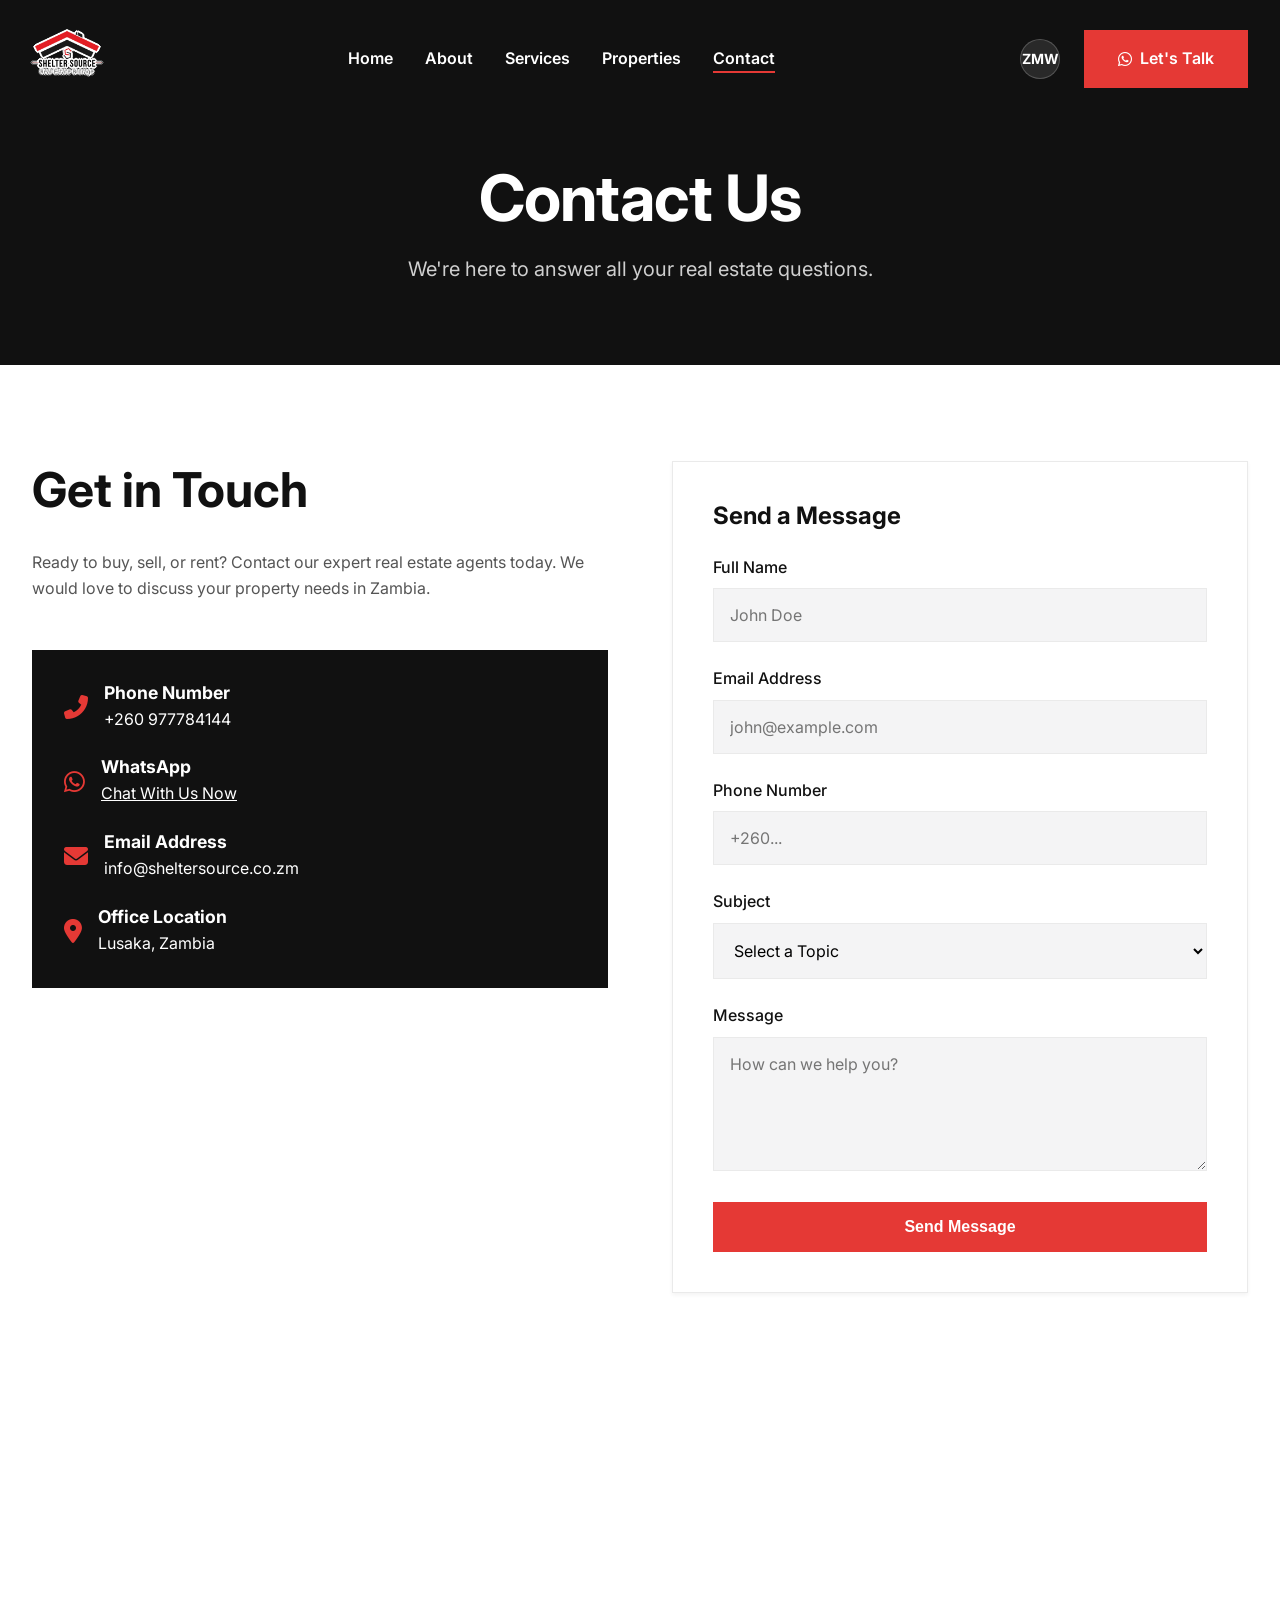
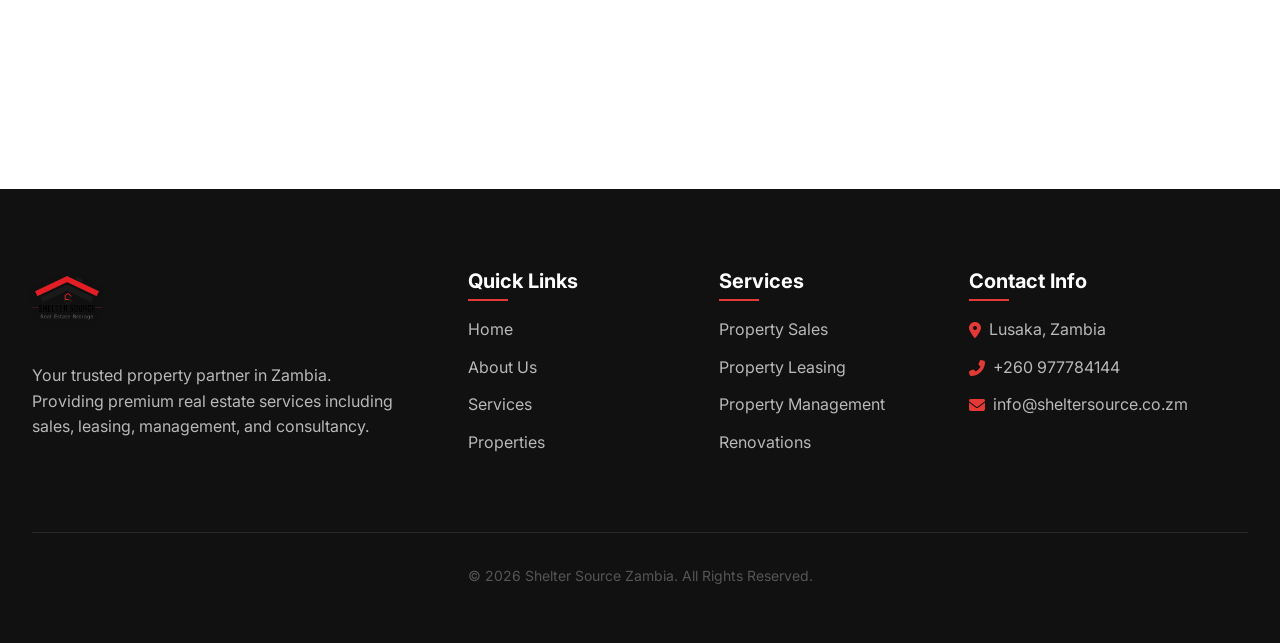
<file: contact.html>
<!DOCTYPE html>
<html lang="en">
<head>
    <meta charset="UTF-8">
    <meta name="viewport" content="width=device-width, initial-scale=1.0">
    <title>Contact Us | Shelter Source Zambia</title>
    <meta name="description" content="Get in touch with Shelter Source Zambia for premium real estate services in Lusaka. Call us or visit our office.">
    
    <!-- Fonts -->
    <link rel="preconnect" href="https://fonts.googleapis.com">
    <link rel="preconnect" href="https://fonts.gstatic.com" crossorigin>
    <link href="https://fonts.googleapis.com/css2?family=Inter:wght@400;500;600;700;800&display=swap" rel="stylesheet">
    
    <!-- Icons -->
    <link rel="stylesheet" href="https://cdnjs.cloudflare.com/ajax/libs/font-awesome/6.4.0/css/all.min.css">
    
    <!-- CSS -->
    <link rel="stylesheet" href="css/style.css">
</head>
<body>
    <!-- Preloader -->
    <div class="preloader">
        <div class="preloader-content">
            <img src="Assets/logo.png" alt="Shelter Source Logo" class="preloader-logo">
            <div class="preloader-bar"></div>
        </div>
    </div>

    <!-- Scroll Indicator -->
    <div class="scroll-indicator-container">
        <div class="scroll-indicator-bar" id="scrollBar"></div>
    </div>

    <!-- Navbar -->
    <nav class="navbar">
        <div class="container">
            <a href="index.html" class="logo">
                <img src="Assets/logo.png" alt="Shelter Source Zambia Logo">
            </a>
            
            <ul class="nav-links">
                <li><a href="index.html" class="nav-link">Home</a></li>
                <li><a href="about.html" class="nav-link">About</a></li>
                <li><a href="services.html" class="nav-link">Services</a></li>
                <li><a href="properties.html" class="nav-link">Properties</a></li>
                <li><a href="contact.html" class="nav-link active">Contact</a></li>
            </ul>
            
            <div class="nav-actions">
                <div class="currency-toggle" id="currency-toggle" title="Switch Currency">
                    <span>ZMW</span>
                </div>
                <a href="https://wa.me/260977784144" class="btn btn-primary" target="_blank">
                    <i class="fab fa-whatsapp" style="margin-right: 0.5rem;"></i> Let's Talk
                </a>
            </div>
            
            <button class="mobile-menu-btn">
                <i class="fas fa-bars"></i>
            </button>
        </div>
    </nav>

    <!-- Page Header -->
    <header class="page-header">
        <div class="container">
            <h1>Contact Us</h1>
            <p>We're here to answer all your real estate questions.</p>
        </div>
    </header>

    <!-- Contact Section -->
    <section class="section">
        <div class="container">
            <div class="contact-grid">
                <!-- Contact Info -->
                <div>
                    <h2 style="margin-bottom: 2rem;">Get in Touch</h2>
                    <p style="margin-bottom: 3rem;">Ready to buy, sell, or rent? Contact our expert real estate agents today. We would love to discuss your property needs in Zambia.</p>
                    
                    <div class="contact-info-card">
                        <div class="contact-info-item">
                            <i class="fas fa-phone-alt"></i>
                            <div>
                                <h3 style="font-size: 1.1rem; margin-bottom: 0.25rem;">Phone Number</h3>
                                <p style="margin: 0;">+260 977784144</p>
                            </div>
                        </div>
                        <div class="contact-info-item">
                            <i class="fab fa-whatsapp"></i>
                            <div>
                                <h3 style="font-size: 1.1rem; margin-bottom: 0.25rem;">WhatsApp</h3>
                                <p style="margin: 0;"><a href="https://wa.me/260977784144" target="_blank" style="color: white; text-decoration: underline;">Chat With Us Now</a></p>
                            </div>
                        </div>
                        <div class="contact-info-item">
                            <i class="fas fa-envelope"></i>
                            <div>
                                <h3 style="font-size: 1.1rem; margin-bottom: 0.25rem;">Email Address</h3>
                                <p style="margin: 0;">info@sheltersource.co.zm</p>
                            </div>
                        </div>
                        <div class="contact-info-item" style="margin-bottom: 0;">
                            <i class="fas fa-map-marker-alt"></i>
                            <div>
                                <h3 style="font-size: 1.1rem; margin-bottom: 0.25rem;">Office Location</h3>
                                <p style="margin: 0;">Lusaka, Zambia</p>
                            </div>
                        </div>
                    </div>
                </div>

                <!-- Contact Form -->
                <div style="background-color: white; padding: 2.5rem; border: 1px solid var(--border-color); box-shadow: var(--shadow-sm);">
                    <h3 style="margin-bottom: 1.5rem; color: var(--secondary);">Send a Message</h3>
                    <form onsubmit="event.preventDefault(); alert('Thank you for reaching out to Shelter Source Zambia. We will get back to you shortly.'); this.reset();">
                        <div class="form-group">
                            <label for="name" style="display: block; margin-bottom: 0.5rem; font-weight: 500;">Full Name</label>
                            <input type="text" id="name" class="form-control" placeholder="John Doe" required>
                        </div>
                        <div class="form-group">
                            <label for="email" style="display: block; margin-bottom: 0.5rem; font-weight: 500;">Email Address</label>
                            <input type="email" id="email" class="form-control" placeholder="john@example.com" required>
                        </div>
                        <div class="form-group">
                            <label for="phone" style="display: block; margin-bottom: 0.5rem; font-weight: 500;">Phone Number</label>
                            <input type="tel" id="phone" class="form-control" placeholder="+260..." required>
                        </div>
                        <div class="form-group">
                            <label for="subject" style="display: block; margin-bottom: 0.5rem; font-weight: 500;">Subject</label>
                            <select id="subject" class="form-control" required>
                                <option value="">Select a Topic</option>
                                <option value="buy">I want to buy a property</option>
                                <option value="sell">I want to sell a property</option>
                                <option value="rent">I am looking to rent</option>
                                <option value="manage">Property Management Enquiry</option>
                                <option value="other">Other</option>
                            </select>
                        </div>
                        <div class="form-group">
                            <label for="message" style="display: block; margin-bottom: 0.5rem; font-weight: 500;">Message</label>
                            <textarea id="message" class="form-control" rows="5" placeholder="How can we help you?" required></textarea>
                        </div>
                        <button type="submit" class="btn btn-primary" style="width: 100%;">Send Message</button>
                    </form>
                </div>
            </div>
        </div>
    </section>

    <!-- Map Section -->
    <section>
        <div class="map-container">
            <iframe 
                src="https://www.google.com/maps/embed?pb=!1m18!1m12!1m3!1d123114.77914441416!2d28.212711091217036!3d-15.41624838634563!2m3!1f0!2f0!3f0!3m2!1i1024!2i768!4f13.1!3m3!1m2!1s0x1940f375001362e5%3A0xcfdff6e7bf7b7074!2sLusaka%2C%20Zambia!5e0!3m2!1sen!2sus!4v1689255018698!5m2!1sen!2sus" 
                allowfullscreen="" 
                loading="lazy" 
                referrerpolicy="no-referrer-when-downgrade">
            </iframe>
        </div>
    </section>

    <!-- Footer -->
    <footer>
        <div class="container">
            <div class="footer-top">
                <div class="footer-col">
                    <a href="index.html" class="logo" style="margin-bottom: 1.5rem; color: white;">
                        <img src="Assets/logo.png" alt="Shelter Source Zambia Logo">
                    </a>
                    <p>Your trusted property partner in Zambia. Providing premium real estate services including sales, leasing, management, and consultancy.</p>
                </div>
                
                <div class="footer-col">
                    <h4>Quick Links</h4>
                    <ul class="footer-links">
                        <li><a href="index.html">Home</a></li>
                        <li><a href="about.html">About Us</a></li>
                        <li><a href="services.html">Services</a></li>
                        <li><a href="properties.html">Properties</a></li>
                    </ul>
                </div>
                
                <div class="footer-col">
                    <h4>Services</h4>
                    <ul class="footer-links">
                        <li><a href="services.html">Property Sales</a></li>
                        <li><a href="services.html">Property Leasing</a></li>
                        <li><a href="services.html">Property Management</a></li>
                        <li><a href="services.html">Renovations</a></li>
                    </ul>
                </div>
                
                <div class="footer-col">
                    <h4>Contact Info</h4>
                    <ul class="footer-links">
                        <li style="display: flex; gap: 0.5rem; color: rgba(255,255,255,0.7);"><i class="fas fa-map-marker-alt" style="margin-top: 5px; color: var(--primary);"></i> Lusaka, Zambia</li>
                        <li style="display: flex; gap: 0.5rem; color: rgba(255,255,255,0.7);"><i class="fas fa-phone-alt" style="margin-top: 5px; color: var(--primary);"></i> +260 977784144</li>
                        <li style="display: flex; gap: 0.5rem; color: rgba(255,255,255,0.7);"><i class="fas fa-envelope" style="margin-top: 5px; color: var(--primary);"></i> info@sheltersource.co.zm</li>
                    </ul>
                </div>
            </div>
            
            <div class="footer-bottom">
                <p>&copy; 2026 Shelter Source Zambia. All Rights Reserved.</p>
            </div>
        </div>
    </footer>

    <!-- Concierge Chat -->
    <div class="concierge-chat" id="conciergeChat">
        <div class="chat-header">
            <div class="chat-avatar">
                <img src="Assets/logo.png" alt="Concierge">
            </div>
            <div class="chat-info">
                <h4>Shelter Concierge</h4>
                <span>Online</span>
            </div>
            <button class="chat-close" id="closeChat"><i class="fas fa-times"></i></button>
        </div>
        <div class="chat-body">
            <div class="chat-message">
                Hello! Welcome to Shelter Source Zambia. How can we help you today?
            </div>
            <div class="chat-options">
                <button class="chat-opt" data-msg="I want to buy a property">🏠 I want to Buy</button>
                <button class="chat-opt" data-msg="I am looking for a lease">🔑 Looking to Lease</button>
                <button class="chat-opt" data-msg="I need property management">📈 Management</button>
                <button class="chat-opt" data-msg="I want to talk to an agent">📞 Talk to Agent</button>
            </div>
        </div>
    </div>

    <!-- Mobile Quick Actions -->
    <div class="mobile-actions">
        <a href="tel:+260977784144" class="m-action"><i class="fas fa-phone"></i><span>Call</span></a>
        <a href="https://wa.me/260977784144" class="m-action m-whatsapp"><i class="fab fa-whatsapp"></i><span>WhatsApp</span></a>
        <a href="mailto:info@sheltersource.co.zm" class="m-action"><i class="fas fa-envelope"></i><span>Email</span></a>
    </div>

    <!-- Scripts -->
    <script src="js/main.js"></script>
</body>
</html>
</file>
<file: css/style.css>
:root {
  --primary: #E53935;
  --primary-hover: #C62828;
  --secondary: #111111;
  --bg-color: #FFFFFF;
  --text-dark: #111111;
  --text-muted: #555555;
  --light-gray: #F4F4F5;
  --border-color: #EAEAEA;
  --shadow-sm: 0 2px 4px rgba(0,0,0,0.05);
  --shadow-md: 0 10px 25px rgba(0,0,0,0.08);
  --shadow-lg: 0 20px 40px rgba(0,0,0,0.12);
  --transition: all 0.3s cubic-bezier(0.25, 0.8, 0.25, 1);
  --font-main: 'Inter', sans-serif;
}

* {
  margin: 0;
  padding: 0;
  box-sizing: border-box;
}

html {
  scroll-behavior: smooth;
}

body {
  font-family: var(--font-main);
  background-color: var(--bg-color);
  color: var(--text-dark);
  line-height: 1.6;
  overflow-x: hidden;
}

a {
  text-decoration: none;
  color: inherit;
  transition: var(--transition);
}

ul {
  list-style: none;
}

img {
  max-width: 100%;
  height: auto;
  display: block;
}

/* Typography */
h1, h2, h3, h4, h5, h6 {
  font-weight: 700;
  line-height: 1.2;
  color: var(--secondary);
}

h1 {
  font-size: clamp(2.5rem, 5vw, 4rem);
  letter-spacing: -1px;
}

h2 {
  font-size: clamp(2rem, 4vw, 3rem);
  margin-bottom: 1rem;
}

h3 {
  font-size: 1.5rem;
}

p {
  color: var(--text-muted);
  margin-bottom: 1.5rem;
}

.section-title {
  text-align: center;
  margin-bottom: 4rem;
}

.section-title h2 {
  display: inline-block;
  position: relative;
}

.section-title h2::after {
  content: '';
  position: absolute;
  width: 50%;
  height: 4px;
  background-color: var(--primary);
  bottom: -10px;
  left: 50%;
  transform: translateX(-50%);
  border-radius: 2px;
}

/* Layout Utilities */
.container {
  width: 100%;
  max-width: 1280px;
  margin: 0 auto;
  padding: 0 2rem;
}

.section {
  padding: 6rem 0;
}

.bg-light {
  background-color: var(--light-gray);
}

/* Buttons */
.btn {
  display: inline-flex;
  align-items: center;
  justify-content: center;
  padding: 0.875rem 2rem;
  font-weight: 600;
  border-radius: 0; /* Geometric */
  cursor: pointer;
  transition: var(--transition);
  border: 2px solid transparent;
  font-size: 1rem;
}

.btn-primary {
  background-color: var(--primary);
  color: white;
}

.btn-primary:hover {
  background-color: var(--primary-hover);
  color: white;
  transform: translateY(-2px);
  box-shadow: var(--shadow-md);
}

.btn-secondary {
  background-color: var(--secondary);
  color: white;
}

.btn-secondary:hover {
  background-color: #000;
  color: white;
  transform: translateY(-2px);
  box-shadow: var(--shadow-md);
}

.btn-outline {
  background-color: transparent;
  border-color: var(--secondary);
  color: var(--secondary);
}

.btn-outline:hover {
  background-color: var(--secondary);
  color: white;
}

/* Navbar */
.navbar {
  position: fixed;
  top: 0;
  left: 0;
  width: 100%;
  padding: 1.5rem 0;
  background-color: transparent;
  z-index: 1000;
  transition: var(--transition);
}

.navbar.scrolled {
  background-color: var(--bg-color);
  padding: 1rem 0;
  box-shadow: var(--shadow-sm);
}

.navbar .container {
  display: flex;
  align-items: center;
  justify-content: space-between;
}

.logo {
  display: flex;
  align-items: center;
  height: 70px; /* Increased from 50px */
}

.logo img {
  height: 100%;
  width: auto;
  object-fit: contain;
  filter: drop-shadow(0 2px 4px rgba(0,0,0,0.1));
}

.nav-links {
  display: flex;
  align-items: center;
  gap: 2rem;
}

.nav-link {
  font-weight: 600;
  color: white;
  position: relative;
}

.nav-link::after {
  content: '';
  position: absolute;
  width: 0;
  height: 2px;
  background-color: var(--primary);
  bottom: -5px;
  left: 0;
  transition: var(--transition);
}

.nav-link:hover::after,
.nav-link.active::after {
  width: 100%;
}

.navbar.scrolled .nav-link {
  color: var(--text-dark);
}

.navbar.scrolled .logo img {
  filter: drop-shadow(0 2px 4px rgba(0,0,0,0.1));
}

.navbar:not(.scrolled) .logo img {
  filter: drop-shadow(1px 1px 0 #fff) 
          drop-shadow(-1px -1px 0 #fff) 
          drop-shadow(1px -1px 0 #fff) 
          drop-shadow(-1px 1px 0 #fff); /* Creates a fine white outline for visibility */
}

.navbar.scrolled .mobile-menu-btn {
  color: var(--secondary);
}

.nav-actions {
  display: flex;
  align-items: center;
  gap: 1.5rem;
}

.currency-toggle {
  width: 40px;
  height: 40px;
  display: flex;
  align-items: center;
  justify-content: center;
  border-radius: 50%;
  background-color: var(--light-gray);
  color: var(--text-dark);
  cursor: pointer;
  transition: var(--transition);
  border: 1px solid var(--border-color);
  font-weight: 700;
  font-size: 0.875rem;
}

.currency-toggle:hover {
  background-color: var(--primary);
  color: white;
  border-color: var(--primary);
}

.navbar:not(.scrolled) .currency-toggle {
  background-color: rgba(255,255,255,0.1);
  color: white;
  border-color: rgba(255,255,255,0.2);
}

.navbar:not(.scrolled) .currency-toggle:hover {
  background-color: var(--primary);
}

.mobile-menu-btn {
  display: none;
  font-size: 1.5rem;
  background: none;
  border: none;
  cursor: pointer;
  color: white;
}

/* Hero Section */
.hero {
  height: 100vh;
  min-height: 600px;
  position: relative;
  display: flex;
  align-items: center;
  padding-top: 80px;
}

.hero-bg {
  position: absolute;
  top: 0;
  left: 0;
  width: 100%;
  height: 100%;
  object-fit: cover;
  z-index: -2;
}

.hero-overlay {
  position: absolute;
  top: 0;
  left: 0;
  width: 100%;
  height: 100%;
  background: linear-gradient(to right, rgba(17, 17, 17, 0.9) 0%, rgba(17, 17, 17, 0.4) 100%);
  z-index: -1;
}

.hero-content {
  max-width: 650px;
  color: white;
}

.hero-content h1 {
  color: white;
  margin-bottom: 1.5rem;
  animation: fadeUp 1s ease forwards;
  opacity: 0;
  transform: translateY(30px);
}

.hero-content p {
  color: rgba(255, 255, 255, 0.9);
  font-size: 1.25rem;
  margin-bottom: 2.5rem;
  animation: fadeUp 1s ease 0.2s forwards;
  opacity: 0;
  transform: translateY(30px);
}

.hero-btns {
  display: flex;
  gap: 1rem;
  animation: fadeUp 1s ease 0.4s forwards;
  opacity: 0;
  transform: translateY(30px);
}

.hero .btn-outline {
  border-color: white;
  color: white;
}

.hero .btn-outline:hover {
  background-color: white;
  color: var(--secondary);
}

/* Cards & Grids */
.grid-3 {
  display: grid;
  grid-template-columns: repeat(auto-fit, minmax(300px, 1fr));
  gap: 2rem;
}

.grid-4 {
  display: grid;
  grid-template-columns: repeat(auto-fit, minmax(250px, 1fr));
  gap: 2rem;
}

/* Property Card */
.property-card {
  background: var(--bg-color);
  box-shadow: var(--shadow-sm);
  transition: var(--transition);
  position: relative;
  overflow: hidden;
  border: 1px solid var(--border-color);
}

.property-card:hover {
  transform: translateY(-10px);
  box-shadow: var(--shadow-lg);
}

.property-img-wrapper {
  position: relative;
  overflow: hidden;
  aspect-ratio: 4/3;
}

.property-img-wrapper img {
  width: 100%;
  height: 100%;
  object-fit: cover;
  transition: transform 0.5s ease;
}

.property-card:hover .property-img-wrapper img {
  transform: scale(1.1);
}

.property-badge {
  position: absolute;
  top: 1rem;
  left: 1rem;
  background-color: var(--primary);
  color: white;
  padding: 0.25rem 1rem;
  font-weight: 600;
  font-size: 0.875rem;
  z-index: 2;
}

.wishlist-btn {
  position: absolute;
  top: 1rem;
  right: 1rem;
  width: 35px;
  height: 35px;
  background-color: white;
  border-radius: 50%;
  display: flex;
  align-items: center;
  justify-content: center;
  color: var(--text-muted);
  cursor: pointer;
  transition: var(--transition);
  z-index: 2;
  box-shadow: var(--shadow-sm);
  border: none;
}

.wishlist-btn:hover {
  color: var(--primary);
  transform: scale(1.1);
}

.wishlist-btn.active {
  background-color: var(--primary);
  color: white;
}

.property-price {
  position: absolute;
  bottom: 0;
  right: 0;
  background-color: var(--secondary);
  color: white;
  padding: 0.5rem 1.5rem;
  font-weight: 700;
  font-size: 1.25rem;
  z-index: 2;
}

.property-content {
  padding: 1.5rem;
}

.property-location {
  display: flex;
  align-items: center;
  gap: 0.5rem;
  color: var(--text-muted);
  font-size: 0.875rem;
  margin-bottom: 0.5rem;
}

.property-title {
  font-size: 1.25rem;
  margin-bottom: 1rem;
}

.property-features {
  display: flex;
  justify-content: space-between;
  border-top: 1px solid var(--border-color);
  padding-top: 1rem;
  margin-top: 1rem;
}

.feature {
  display: flex;
  align-items: center;
  gap: 0.5rem;
  color: var(--text-muted);
  font-size: 0.875rem;
}

/* Service Card */
.service-card {
  padding: 3rem 2rem;
  background: var(--bg-color);
  border: 1px solid var(--border-color);
  transition: var(--transition);
  text-align: center;
  position: relative;
  z-index: 1;
}

.service-card::after {
  content: '';
  position: absolute;
  bottom: 0;
  left: 0;
  width: 100%;
  height: 0;
  background-color: var(--primary);
  transition: var(--transition);
  z-index: -1;
}

.service-icon {
  font-size: 3rem;
  color: var(--primary);
  margin-bottom: 1.5rem;
  transition: var(--transition);
}

.service-card h3 {
  margin-bottom: 1rem;
  transition: var(--transition);
}

.service-card p {
  margin-bottom: 0;
  transition: var(--transition);
}

.service-card:hover {
  transform: translateY(-10px);
  box-shadow: var(--shadow-lg);
  border-color: var(--primary);
}

.service-card:hover::after {
  height: 100%;
}

.service-card:hover .service-icon,
.service-card:hover h3,
.service-card:hover p {
  color: white;
}

/* Page Header */
.page-header {
  padding: 10rem 0 5rem;
  background-color: var(--secondary);
  color: white;
  text-align: center;
  position: relative;
}

.page-header h1 {
  color: white;
  margin-bottom: 1rem;
}

.page-header p {
  color: rgba(255, 255, 255, 0.8);
  font-size: 1.25rem;
  max-width: 600px;
  margin: 0 auto;
}

/* About Block */
.about-grid {
  display: grid;
  grid-template-columns: 1fr 1fr;
  gap: 4rem;
  align-items: center;
}

.about-image {
  position: relative;
}

.about-image img {
  position: relative;
  z-index: 2;
  box-shadow: var(--shadow-lg);
}

.about-image::before {
  content: '';
  position: absolute;
  top: -2rem;
  left: -2rem;
  width: 100%;
  height: 100%;
  background-color: var(--primary);
  z-index: 1;
}

.about-features {
  display: grid;
  grid-template-columns: 1fr 1fr;
  gap: 1.5rem;
  margin-top: 2rem;
}

.about-feature {
  display: flex;
  align-items: flex-start;
  gap: 1rem;
}

.about-feature i {
  color: var(--primary);
  font-size: 1.5rem;
}

/* Contact Block */
.contact-grid {
  display: grid;
  grid-template-columns: 1fr 1fr;
  gap: 4rem;
}

.contact-info-card {
  padding: 2rem;
  background-color: var(--secondary);
  color: white;
  margin-bottom: 2rem;
}

.contact-info-card p, .contact-info-card h3 {
  color: white;
}

.contact-info-item {
  display: flex;
  align-items: center;
  gap: 1rem;
  margin-bottom: 1.5rem;
}

.contact-info-item i {
  color: var(--primary);
  font-size: 1.5rem;
}

.form-group {
  margin-bottom: 1.5rem;
}

.form-control {
  width: 100%;
  padding: 1rem;
  border: 1px solid var(--border-color);
  background-color: var(--light-gray);
  font-family: inherit;
  font-size: 1rem;
  transition: var(--transition);
}

/* Toast Notification */
.toast {
  position: fixed;
  bottom: 2rem;
  left: 50%;
  transform: translateX(-50%) translateY(100px);
  background-color: var(--secondary);
  color: var(--bg-color);
  padding: 1rem 2rem;
  font-weight: 600;
  box-shadow: var(--shadow-lg);
  z-index: 2000;
  transition: all 0.5s cubic-bezier(0.175, 0.885, 0.32, 1.275);
  opacity: 0;
}

.toast.show {
  transform: translateX(-50%) translateY(0);
  opacity: 1;
}

.navbar.scrolled {
  background-color: var(--bg-color);
  padding: 1rem 0;
  box-shadow: var(--shadow-sm);
}

/* Footer */
footer {
  background-color: var(--secondary);
  color: white;
  padding: 5rem 0 2rem;
}

.footer-top {
  display: grid;
  grid-template-columns: 2fr 1fr 1fr 1.5fr;
  gap: 4rem;
  margin-bottom: 4rem;
}

.footer-col h4 {
  color: white;
  font-size: 1.25rem;
  margin-bottom: 1.5rem;
  position: relative;
}

.footer-col h4::after {
  content: '';
  position: absolute;
  left: 0;
  bottom: -0.5rem;
  width: 40px;
  height: 2px;
  background-color: var(--primary);
}

.footer-col p {
  color: rgba(255, 255, 255, 0.7);
}

.footer-links li {
  margin-bottom: 0.75rem;
}

.footer-links a {
  color: rgba(255, 255, 255, 0.7);
}

.footer-links a:hover {
  color: var(--primary);
  padding-left: 5px;
}

.footer-bottom {
  text-align: center;
  padding-top: 2rem;
  border-top: 1px solid rgba(255, 255, 255, 0.1);
  color: rgba(255, 255, 255, 0.5);
  font-size: 0.875rem;
}

/* WhatsApp Float */
.whatsapp-float {
  position: fixed;
  bottom: 2rem;
  right: 2rem;
  background-color: #25d366;
  color: white;
  width: 60px;
  height: 60px;
  border-radius: 50%;
  display: flex;
  align-items: center;
  justify-content: center;
  font-size: 2rem;
  box-shadow: var(--shadow-lg);
  z-index: 100;
  transition: var(--transition);
}

.whatsapp-float:hover {
  transform: scale(1.1);
  background-color: #128c7e;
}

/* Preloader */
.preloader {
  position: fixed;
  top: 0;
  left: 0;
  width: 100%;
  height: 100%;
  background-color: #FFFFFF;
  display: flex;
  align-items: center;
  justify-content: center;
  z-index: 9999;
  transition: opacity 0.8s ease, visibility 0.8s;
}

.preloader.fade-out {
  opacity: 0;
  visibility: hidden;
}

.preloader-content {
  text-align: center;
}

.preloader-logo {
  height: 80px;
  margin-bottom: 2rem;
  animation: pulseLogo 2s infinite ease-in-out;
}

.preloader-bar {
  width: 150px;
  height: 4px;
  background-color: var(--light-gray);
  position: relative;
  overflow: hidden;
  margin: 0 auto;
}

.preloader-bar::after {
  content: '';
  position: absolute;
  top: 0;
  left: -100%;
  width: 100%;
  height: 100%;
  background-color: var(--primary);
  animation: loadingBar 1.5s infinite linear;
}

@keyframes pulseLogo {
  0%, 100% { transform: scale(1); opacity: 0.8; }
  50% { transform: scale(1.1); opacity: 1; }
}

@keyframes loadingBar {
  0% { left: -100%; }
  100% { left: 100%; }
}

/* Animations */
@keyframes fadeUp {
  to {
    opacity: 1;
    transform: translateY(0);
  }
}

/* Map */
.map-container {
  height: 400px;
  width: 100%;
}

.map-container iframe {
  width: 100%;
  height: 100%;
  border: 0;
}

/* Scroll Indicator */
.scroll-indicator-container {
  position: fixed;
  top: 0;
  left: 0;
  width: 100%;
  height: 4px;
  background: transparent;
  z-index: 1001;
}

.scroll-indicator-bar {
  height: 100%;
  background: var(--primary);
  width: 0%;
  transition: width 0.1s ease-out;
}

/* Reveal Animations */
.reveal {
  opacity: 0;
  transform: translateY(50px);
  transition: all 1s cubic-bezier(0.25, 0.46, 0.45, 0.94);
}

.reveal.active {
  opacity: 1;
  transform: translateY(0);
}

.reveal-left {
  opacity: 0;
  transform: translateX(-50px);
  transition: all 1s cubic-bezier(0.25, 0.46, 0.45, 0.94);
}

.reveal-left.active {
  opacity: 1;
  transform: translateX(0);
}

.reveal-right {
  opacity: 0;
  transform: translateX(50px);
  transition: all 1s cubic-bezier(0.25, 0.46, 0.45, 0.94);
}

.reveal-right.active {
  transform: translateX(0);
}

/* Staggered Reveals */
.delay-1 { transition-delay: 0.1s; }
.delay-2 { transition-delay: 0.2s; }
.delay-3 { transition-delay: 0.3s; }
.delay-4 { transition-delay: 0.4s; }

/* Stats Section */
.stats-section {
  background-color: var(--secondary);
  color: white;
}
.stats-grid {
  display: grid;
  grid-template-columns: repeat(4, 1fr);
  gap: 2rem;
  text-align: center;
}
.stat-number {
  font-size: 3.5rem;
  font-weight: 800;
  color: var(--primary);
  margin-bottom: 0.5rem;
}
.stat-label {
  font-size: 1rem;
  font-weight: 500;
  text-transform: uppercase;
  letter-spacing: 1px;
  color: rgba(255,255,255,0.7);
}

/* Testimonials */
.testimonial-card {
  background: white;
  padding: 2.5rem;
  border-left: 4px solid var(--primary);
  box-shadow: var(--shadow-sm);
  margin-bottom: 2rem;
  transition: var(--transition);
}
.testimonial-card:hover {
  transform: translateY(-5px);
  box-shadow: var(--shadow-lg);
}
.testimonial-text {
  font-style: italic;
  font-size: 1.1rem;
  margin-bottom: 1.5rem;
  color: var(--text-dark);
}
.testimonial-author {
  font-weight: 700;
  color: var(--secondary);
}

/* Mortgage Calculator */
.mortgage-calculator {
  background: var(--bg-color);
  padding: 2.5rem;
  border-radius: 4px;
  box-shadow: var(--shadow-sm);
  border: 1px solid var(--border-color);
  margin-top: 3rem;
}
.mortgage-result {
  margin-top: 2rem;
  padding: 1.5rem;
  background: var(--light-gray);
  text-align: center;
  font-size: 1.25rem;
  font-weight: 700;
  border-bottom: 4px solid var(--primary);
}
.mortgage-result span {
  color: var(--primary);
  font-size: 2.5rem;
  display: block;
  margin-top: 0.5rem;
}

/* Concierge Chat */
.concierge-chat {
  position: fixed;
  bottom: 100px;
  right: 2rem;
  width: 320px;
  background: rgba(255, 255, 255, 0.95);
  backdrop-filter: blur(10px);
  border: 1px solid rgba(255, 255, 255, 0.3);
  box-shadow: var(--shadow-lg);
  z-index: 2000;
  border-radius: 1rem;
  overflow: hidden;
  display: none; /* Controlled by JS */
  flex-direction: column;
  animation: chatSlideIn 0.5s cubic-bezier(0.175, 0.885, 0.32, 1.275);
}

@keyframes chatSlideIn {
  from { transform: translateY(50px) scale(0.9); opacity: 0; }
  to { transform: translateY(0) scale(1); opacity: 1; }
}

.chat-header {
  background-color: var(--secondary);
  color: white;
  padding: 1.25rem;
  display: flex;
  align-items: center;
  gap: 1rem;
  position: relative;
}

.chat-avatar {
  width: 40px;
  height: 40px;
  background: white;
  border-radius: 50%;
  padding: 5px;
}

.chat-avatar img {
  width: 100%;
  height: 100%;
  object-fit: contain;
}

.chat-info h4 {
  color: white;
  margin: 0;
  font-size: 1rem;
}

.chat-info span {
  font-size: 0.75rem;
  color: #4ade80; /* Online green */
  display: flex;
  align-items: center;
  gap: 4px;
}

.chat-info span::before {
  content: '';
  width: 6px;
  height: 6px;
  background-color: #4ade80;
  border-radius: 50%;
}

.chat-close {
  position: absolute;
  top: 1rem;
  right: 1rem;
  background: none;
  border: none;
  color: white;
  cursor: pointer;
  font-size: 1.25rem;
  opacity: 0.7;
  transition: var(--transition);
}

.chat-close:hover { opacity: 1; }

.chat-body {
  padding: 1.5rem;
}

.chat-message {
  background-color: var(--light-gray);
  padding: 1rem;
  border-radius: 0.5rem 0.5rem 0.5rem 0;
  font-size: 0.9375rem;
  margin-bottom: 1.5rem;
  position: relative;
}

.chat-options {
  display: flex;
  flex-direction: column;
  gap: 0.5rem;
}

.chat-opt {
  background-color: white;
  border: 1px solid var(--border-color);
  padding: 0.75rem;
  border-radius: 0.5rem;
  text-align: left;
  font-size: 0.875rem;
  cursor: pointer;
  transition: var(--transition);
  font-weight: 500;
}

.chat-opt:hover {
  background-color: var(--primary);
  color: white;
  border-color: var(--primary);
  transform: translateX(5px);
}

@media (max-width: 768px) {
  .concierge-chat {
    width: calc(100% - 2rem);
    right: 1rem;
    bottom: 160px;
  }
}

/* Mobile Quick Actions */
.mobile-actions {
  display: none;
  position: fixed;
  bottom: 0;
  left: 0;
  width: 100%;
  background-color: var(--bg-color);
  box-shadow: 0 -5px 20px rgba(0,0,0,0.1);
  z-index: 999;
  grid-template-columns: repeat(3, 1fr);
  border-top: 1px solid var(--border-color);
}

.m-action {
  display: flex;
  flex-direction: column;
  align-items: center;
  justify-content: center;
  padding: 0.75rem 0;
  color: var(--text-dark);
  font-size: 0.75rem;
  font-weight: 600;
  gap: 0.25rem;
}

.m-action i {
  font-size: 1.25rem;
  color: var(--primary);
}

.m-action.m-whatsapp {
  background-color: var(--primary);
  color: white;
}

.m-action.m-whatsapp i {
  color: white;
}

@media (max-width: 768px) {
  .mobile-actions {
    display: grid;
  }
  
  .whatsapp-float {
    bottom: 5rem; /* Move up to avoid overlap */
  }
}

/* Virtual Tour Button */
.tour-btn {
  position: absolute;
  bottom: 1rem;
  left: 1rem;
  background-color: var(--secondary);
  color: white;
  border: none;
  padding: 0.5rem 1rem;
  font-size: 0.75rem;
  font-weight: 700;
  border-radius: 4px;
  cursor: pointer;
  display: flex;
  align-items: center;
  gap: 0.5rem;
  z-index: 2;
  transition: var(--transition);
}

.tour-btn:hover {
  background-color: var(--primary);
  transform: translateY(-2px);
}

/* Modal System */
.modal {
  position: fixed;
  top: 0;
  left: 0;
  width: 100%;
  height: 100%;
  background-color: rgba(0,0,0,0.9);
  display: none;
  align-items: center;
  justify-content: center;
  z-index: 3000;
  padding: 2rem;
}

.modal.active {
  display: flex;
}

.modal-content {
  background-color: var(--bg-color);
  width: 100%;
  max-width: 900px;
  position: relative;
  border-radius: 8px;
  overflow: hidden;
  animation: modalScale 0.4s cubic-bezier(0.175, 0.885, 0.32, 1.275);
}

@keyframes modalScale {
  from { transform: scale(0.8); opacity: 0; }
  to { transform: scale(1); opacity: 1; }
}

.modal-close {
  position: absolute;
  top: 1rem;
  right: 1.5rem;
  font-size: 2rem;
  background: none;
  border: none;
  color: var(--text-dark);
  cursor: pointer;
  z-index: 10;
}

.tour-modal {
  background-color: #000;
  color: white;
}

.tour-header {
  padding: 2rem;
  text-align: center;
}

.tour-header h3 { color: white; margin-bottom: 0.5rem; }
.tour-header p { color: var(--primary); font-weight: 600; margin: 0; }

.tour-view {
  width: 100%;
  aspect-ratio: 16/9;
  position: relative;
  overflow: hidden;
}

.tour-view img {
  width: 100%;
  height: 100%;
  object-fit: cover;
  filter: brightness(0.6) blur(2px);
}

.tour-overlay-icon {
  position: absolute;
  top: 50%;
  left: 50%;
  transform: translate(-50%, -50%);
  text-align: center;
}

.tour-overlay-icon i {
  font-size: 4rem;
  color: white;
  margin-bottom: 1rem;
}

.tour-overlay-icon span {
  display: block;
  font-weight: 600;
  letter-spacing: 2px;
  text-transform: uppercase;
}

.tour-footer {
  padding: 2rem;
  text-align: center;
  background-color: #111;
}

.tour-footer p { margin-bottom: 1.5rem; }

/* Responsive */
@media (max-width: 992px) {
  .about-grid, .contact-grid, .footer-top {
    grid-template-columns: 1fr;
    gap: 3rem;
  }
  .grid-3, .grid-4, .stats-grid {
    grid-template-columns: repeat(2, 1fr);
  }
  .nav-links, .nav-actions {
    display: none;
  }
  .mobile-menu-btn {
    display: block;
  }
  .hero-content h1 {
    font-size: 3rem;
  }
}

@media (max-width: 768px) {
  .grid-3, .grid-4, .stats-grid {
    grid-template-columns: 1fr;
  }
  .hero-content h1 {
    font-size: 2.5rem;
  }
  .hero-btns {
    flex-wrap: wrap;
    gap: 0.75rem;
  }
  .hero-btns .btn {
    padding: 0.6rem 1.25rem;
    font-size: 0.875rem;
  }
  .section {
    padding: 4rem 0;
  }
  .stats-section {
    padding: 3rem 0;
  }
  .footer-top {
    gap: 2rem;
  }
}

/* Mobile Menu Overlay */
.mobile-menu {
  position: fixed;
  top: 0;
  right: -300px;
  width: 300px;
  height: 100vh;
  background-color: var(--secondary);
  z-index: 2000;
  padding: 5rem 2rem 2rem;
  transition: var(--transition);
  display: flex;
  flex-direction: column;
}

.mobile-menu.active {
  right: 0;
}

.mobile-overlay {
  position: fixed;
  top: 0;
  left: 0;
  width: 100%;
  height: 100vh;
  background-color: rgba(0,0,0,0.5);
  z-index: 1500;
  opacity: 0;
  pointer-events: none;
  transition: var(--transition);
}

.mobile-overlay.active {
  opacity: 1;
  pointer-events: all;
}

.close-menu {
  position: absolute;
  top: 1.5rem;
  right: 1.5rem;
  background: none;
  border: none;
  color: white;
  font-size: 1.5rem;
  cursor: pointer;
}
</file>
